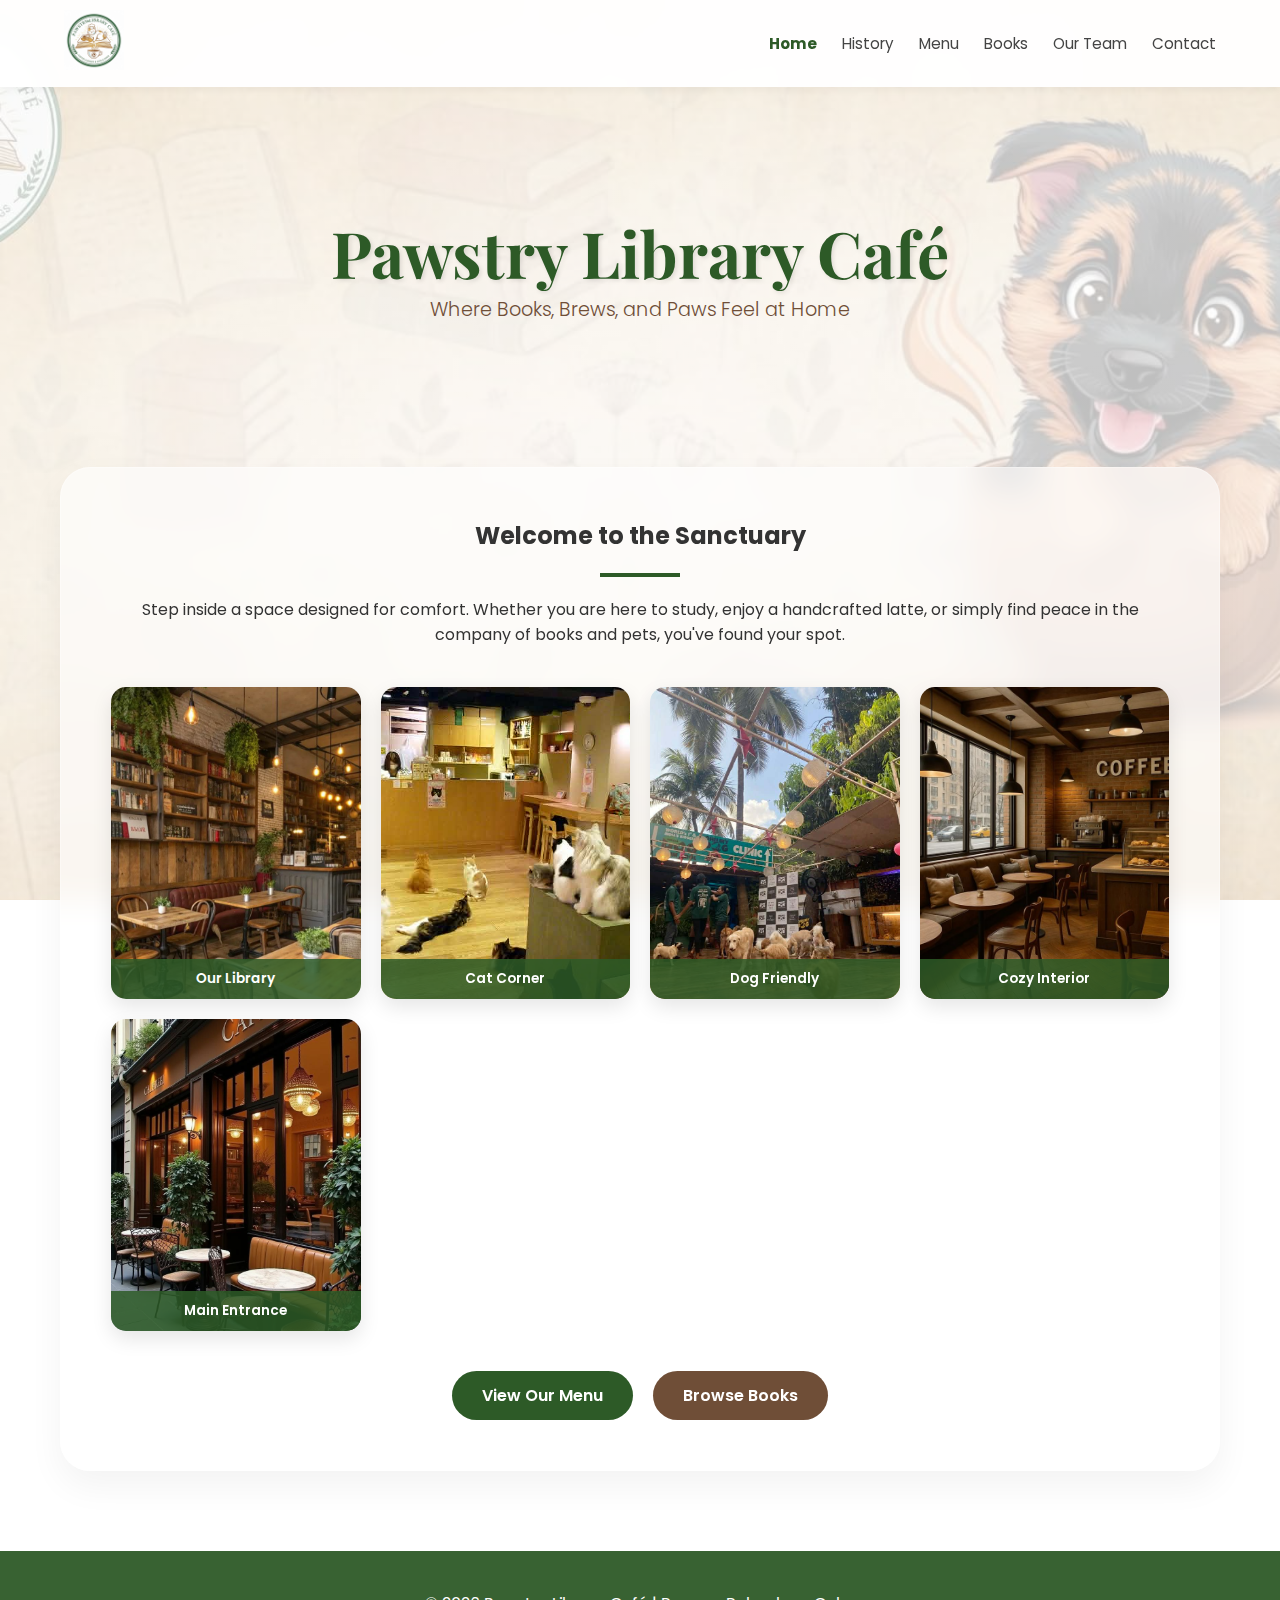
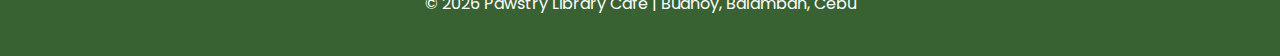
<file: index.html>
<!DOCTYPE html>
<html lang="en">
<head>
    <meta charset="UTF-8">
    <meta name="viewport" content="width=device-width, initial-scale=1.0">
    <title>Home | Pawstry Library Café</title>
    <link rel="stylesheet" href="style.css">
    <link href="https://fonts.googleapis.com/css2?family=Playfair+Display:wght@700&family=Poppins:wght@300;400;600&display=swap" rel="stylesheet">
</head>
<body>

    <nav>
        <div class="logo-area">
            <img src="images/cafe logo.jpg" alt="Pawstry Library Logo">
        </div>
        <ul>
            <li><a href="index.html" style="color: #2d5a27; font-weight: bold;">Home</a></li>
            <li><a href="history.html">History</a></li>
            <li><a href="menu.html">Menu</a></li>
            <li><a href="books.html">Books</a></li>
            <li><a href="team.html">Our Team</a></li>
            <li><a href="contact.html">Contact</a></li>
        </ul>
    </nav>

    <header class="page-header">
        <div class="header-content">
            <h1>Pawstry Library Café</h1>
            <p>Where Books, Brews, and Paws Feel at Home</p>
        </div>
    </header>

    <main class="container">
        <section class="welcome-section glass-panel">
            <h2>Welcome to the Sanctuary</h2>
            <hr class="divider">
            <p>Step inside a space designed for comfort. Whether you are here to study, enjoy a handcrafted latte, or simply find peace in the company of books and pets, you've found your spot.</p>
            
            <div class="home-gallery">
                <div class="img-card">
                    <img src="gallery/cafe library.png" alt="Cafe Library View">
                    <div class="card-label">Our Library</div>
                </div>
                <div class="img-card">
                    <img src="gallery/cats.png" alt="Cafe Cats">
                    <div class="card-label">Cat Corner</div>
                </div>
                <div class="img-card">
                    <img src="gallery/dogs.png" alt="Cafe Dogs">
                    <div class="card-label">Dog Friendly</div>
                </div>
                <div class="img-card">
                    <img src="gallery/inside cafe.png" alt="Inside the Cafe">
                    <div class="card-label">Cozy Interior</div>
                </div>
                <div class="img-card">
                    <img src="gallery/outside the cafe.png" alt="Outside the Cafe">
                    <div class="card-label">Main Entrance</div>
                </div>
            </div>
            
            <div class="cta-buttons">
                <a href="menu.html" class="btn">View Our Menu</a>
                <a href="books.html" class="btn secondary">Browse Books</a>
            </div>
        </section>
    </main>

    <footer>
        <p>&copy; 2026 Pawstry Library Café | Buanoy, Balamban, Cebu</p>
    </footer>

</body>
</html>
</file>
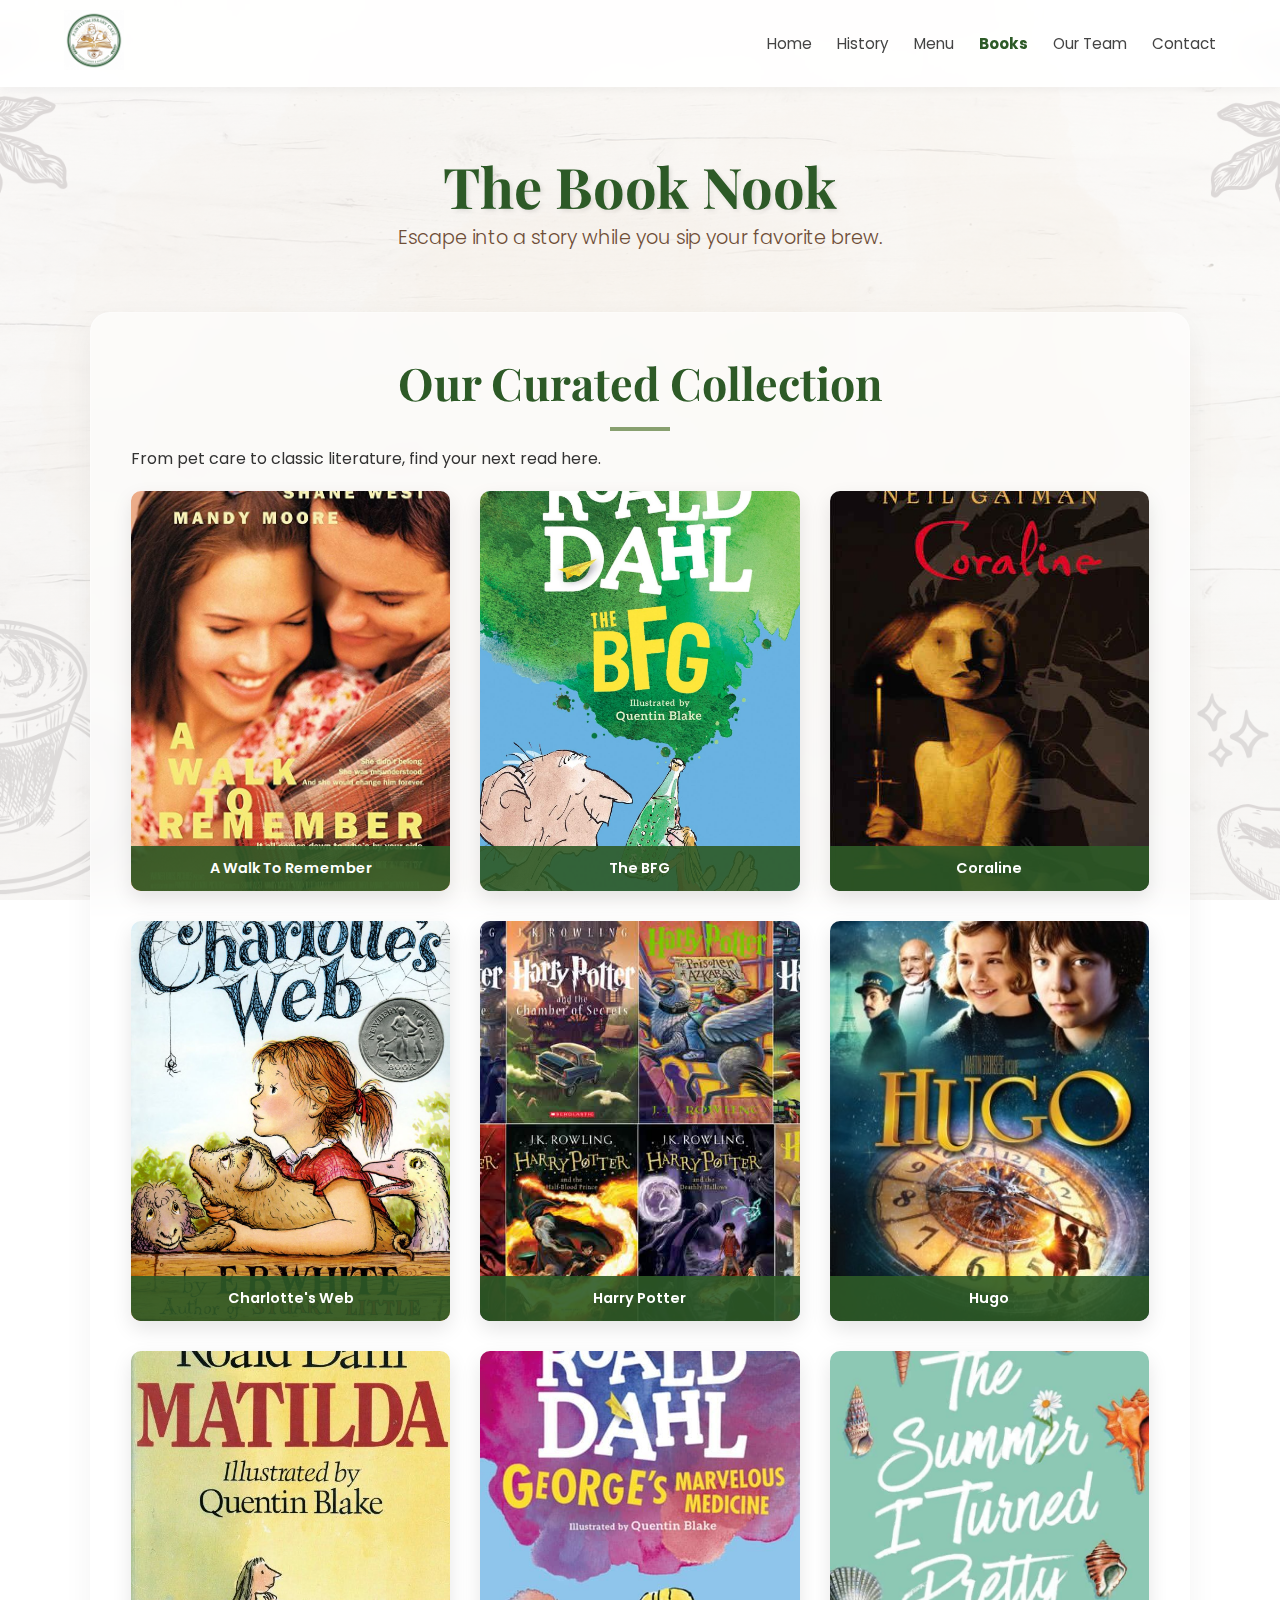
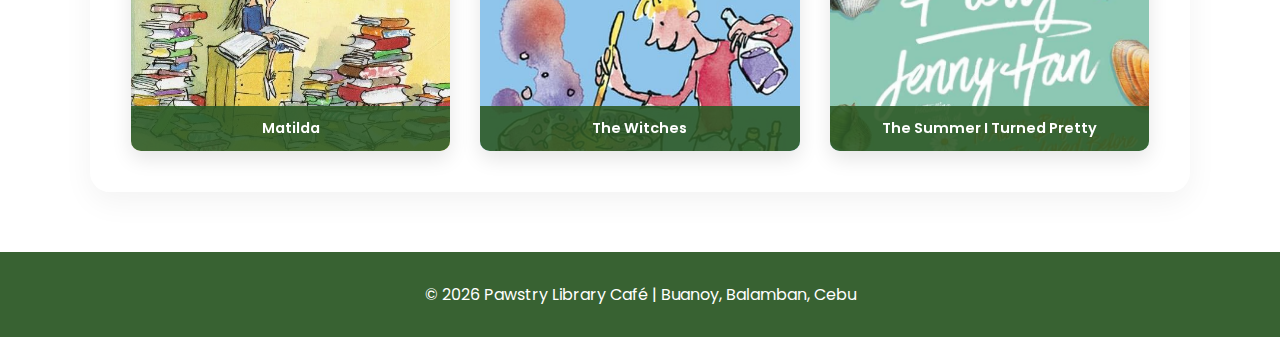
<file: books.html>
<!DOCTYPE html>
<html lang="en">
<head>
    <meta charset="UTF-8">
    <meta name="viewport" content="width=device-width, initial-scale=1.0">
    <title>Library Collection | Pawstry Library Café</title>
    <link rel="stylesheet" href="style.css">
    <link rel="stylesheet" href="books.css">
    <link href="https://fonts.googleapis.com/css2?family=Playfair+Display:wght@700&family=Poppins:wght@300;400;600&display=swap" rel="stylesheet">
</head>
<body>

    <nav>
        <div class="logo-area">
            <img src="images/cafe logo.jpg" alt="Pawstry Library Logo">
        </div>
        <ul>
            <li><a href="index.html">Home</a></li>
            <li><a href="history.html">History</a></li>
            <li><a href="menu.html">Menu</a></li>
            <li><a href="books.html" class="active-link">Books</a></li>
            <li><a href="team.html">Our Team</a></li>
            <li><a href="contact.html">Contact</a></li>
        </ul>
    </nav>

    <header class="page-header">
        <div class="header-content">
            <h1>The Book Nook</h1>
            <p>Escape into a story while you sip your favorite brew.</p>
        </div>
    </header>

    <main class="container">
        <div class="section-intro">
            <h2>Our Curated Collection</h2>
            <hr class="divider">
            <p>From pet care to classic literature, find your next read here.</p>
        </div>

        <div class="book-grid">
            <div class="book-card">
                <img src="books/A WALK TO REMEMBER.jpg" alt="A Walk To Remember">
                <div class="card-title">A Walk To Remember</div>
            </div>
            <div class="book-card">
                <img src="books/bfg.jpg" alt="The BFG">
                <div class="card-title">The BFG</div>
            </div>
            <div class="book-card">
                <img src="books/CAROLINE.jpg" alt="Coraline">
                <div class="card-title">Coraline</div>
            </div>
            <div class="book-card">
                <img src="books/CHARLOTTES WEB.jpg" alt="Charlotte's Web">
                <div class="card-title">Charlotte's Web</div>
            </div>
            <div class="book-card">
                <img src="books/HARRY POTTER.jpg" alt="Harry Potter">
                <div class="card-title">Harry Potter</div>
            </div>
            <div class="book-card">
                <img src="books/HUGO.jpg" alt="Hugo">
                <div class="card-title">Hugo</div>
            </div>
            <div class="book-card">
                <img src="books/MATILDA.jpg" alt="Matilda">
                <div class="card-title">Matilda</div>
            </div>
            <div class="book-card">
                <img src="books/ROALD DAHL.jpg" alt="The Witches">
                <div class="card-title">The Witches</div>
            </div>
            <div class="book-card">
                <img src="books/SUMMER I TURNED PRETTY.jpg" alt="The Summer I Turned Pretty">
                <div class="card-title">The Summer I Turned Pretty</div>
            </div>
        </div>
    </main>

    <footer>
        <p>&copy; 2026 Pawstry Library Café | Buanoy, Balamban, Cebu</p>
    </footer>

</body>
</html>
</file>
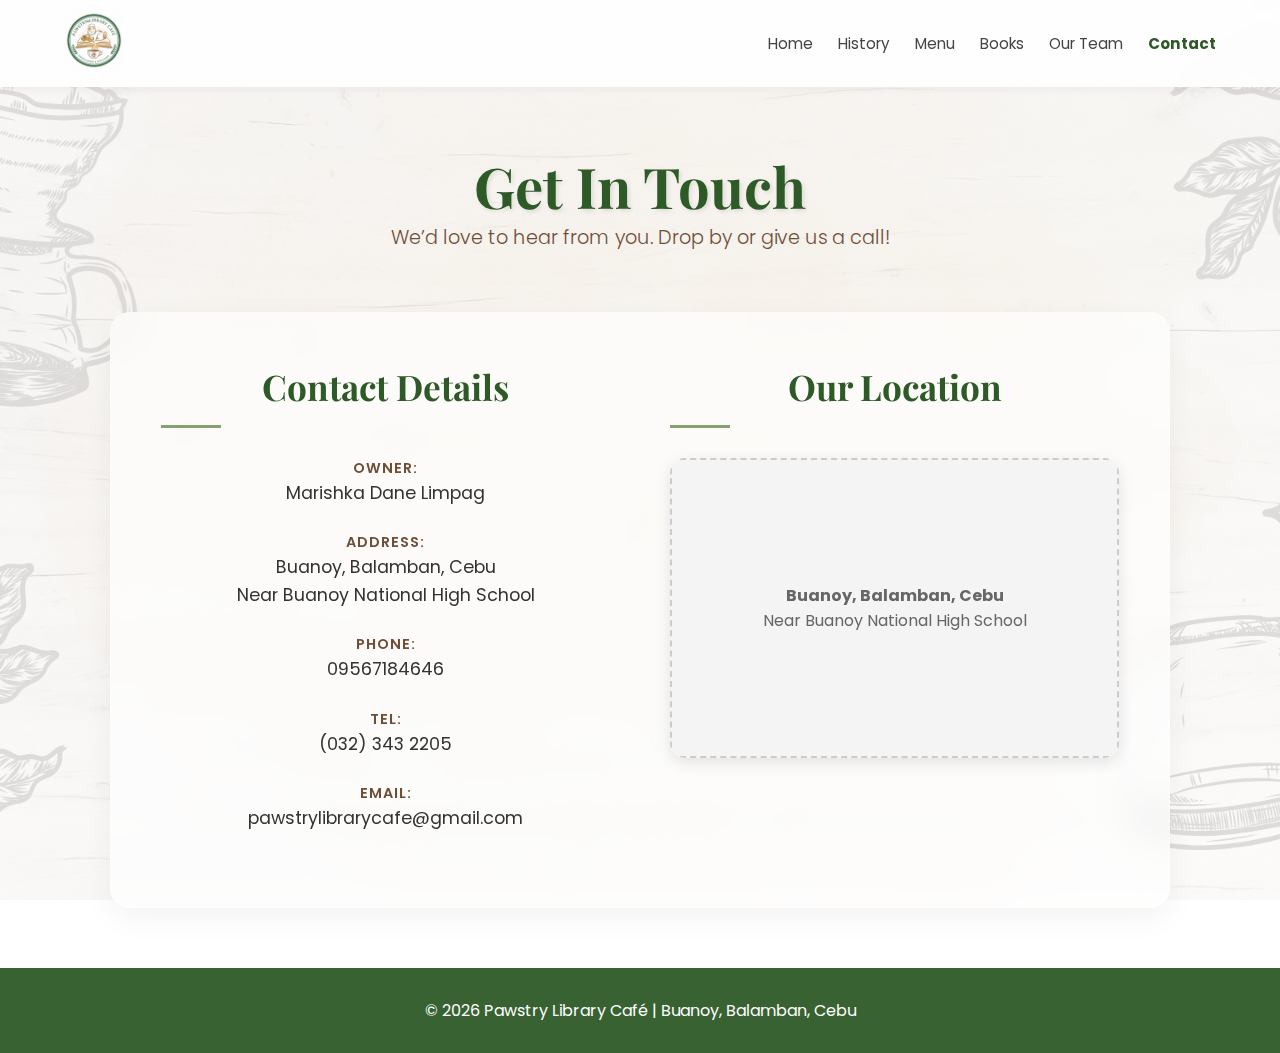
<file: contact.html>
<!DOCTYPE html>
<html lang="en">
<head>
    <meta charset="UTF-8">
    <meta name="viewport" content="width=device-width, initial-scale=1.0">
    <title>Contact Us | Pawstry Library Café</title>
    <link rel="stylesheet" href="style.css">
    <link rel="stylesheet" href="contact.css">
    <link href="https://fonts.googleapis.com/css2?family=Playfair+Display:wght@700&family=Poppins:wght@300;400;600&display=swap" rel="stylesheet">
</head>
<body>

    <nav>
        <div class="logo-area">
            <img src="images/cafe logo.jpg" alt="Pawstry Library Logo">
        </div>
        <ul>
            <li><a href="index.html">Home</a></li>
            <li><a href="history.html">History</a></li>
            <li><a href="menu.html">Menu</a></li>
            <li><a href="books.html">Books</a></li>
            <li><a href="team.html">Our Team</a></li>
            <li><a href="contact.html" style="color: #2d5a27; font-weight: bold;">Contact</a></li>
        </ul>
    </nav>

    <header class="page-header">
        <div class="header-content">
            <h1>Get In Touch</h1>
            <p>We’d love to hear from you. Drop by or give us a call!</p>
        </div>
    </header>

    <main class="container">
        <div class="contact-wrapper glass-panel">
            
            <div class="contact-info">
                <h2>Contact Details</h2>
                <hr class="divider">
                
                <div class="info-item">
                    <span class="label">Owner:</span>
                    <p>Marishka Dane Limpag</p>
                </div>

                <div class="info-item">
                    <span class="label">Address:</span>
                    <p>Buanoy, Balamban, Cebu<br>Near Buanoy National High School</p>
                </div>

                <div class="info-item">
                    <span class="label">Phone:</span>
                    <p>09567184646</p>
                </div>

                <div class="info-item">
                    <span class="label">Tel:</span>
                    <p>(032) 343 2205</p>
                </div>

                <div class="info-item">
                    <span class="label">Email:</span>
                    <p>pawstrylibrarycafe@gmail.com</p>
                </div>
            </div>

            <div class="contact-map">
                <h2>Our Location</h2>
                <hr class="divider">
                <div class="map-box">
                    <div class="map-placeholder">
                        <p><strong>Buanoy, Balamban, Cebu</strong></p>
                        <p>Near Buanoy National High School</p>
                    </div>
                </div>
            </div>

        </div>
    </main>

    <footer>
        <p>&copy; 2026 Pawstry Library Café | Buanoy, Balamban, Cebu</p>
    </footer>

</body>
</html>
</file>
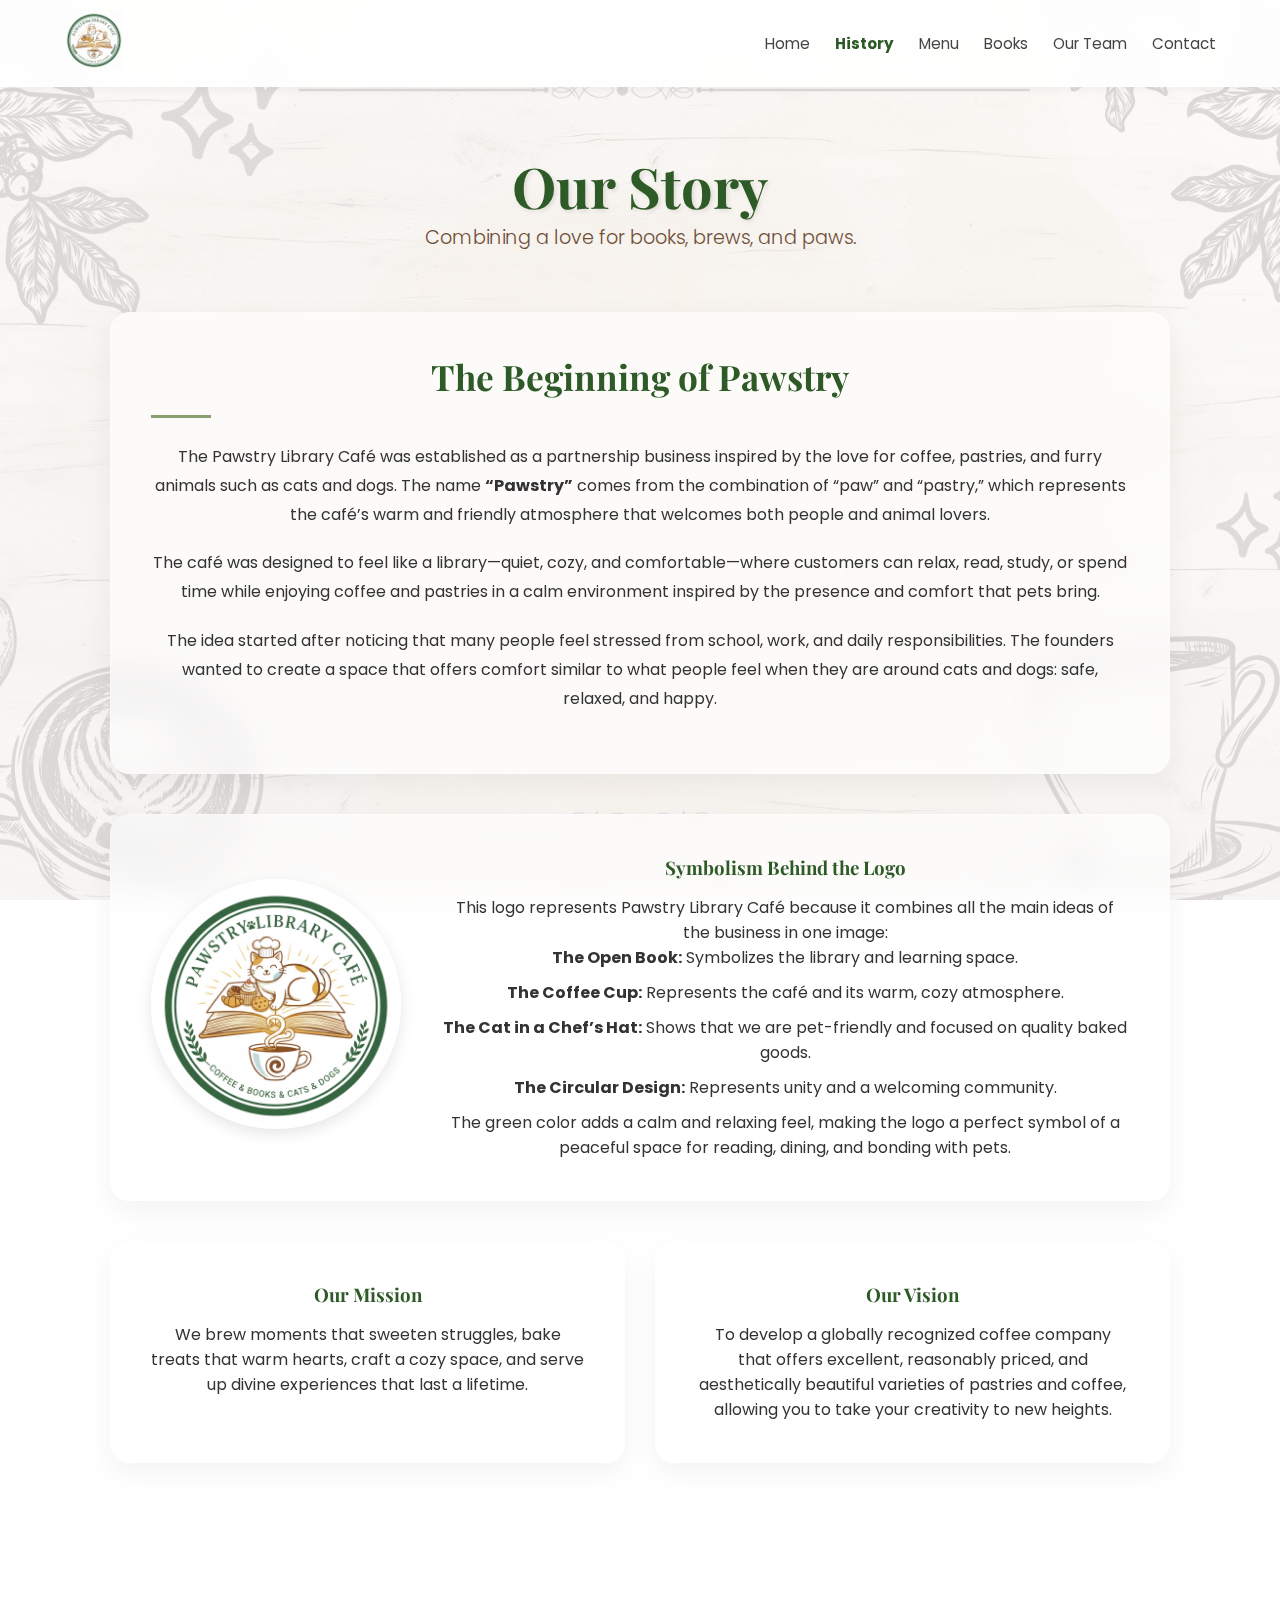
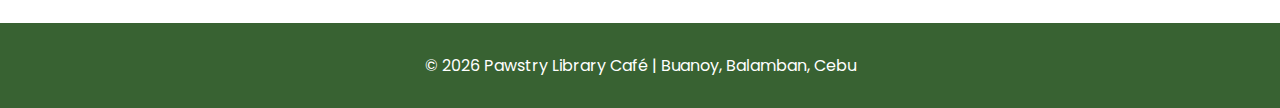
<file: history.html>
<!DOCTYPE html>
<html lang="en">
<head>
    <meta charset="UTF-8">
    <meta name="viewport" content="width=device-width, initial-scale=1.0">
    <title>Our Story | Pawstry Library Café</title>
    <link rel="stylesheet" href="style.css">
    <link rel="stylesheet" href="history.css">
    <link href="https://fonts.googleapis.com/css2?family=Playfair+Display:wght@700&family=Poppins:wght@300;400;600&display=swap" rel="stylesheet">
</head>
<body>

    <nav>
        <div class="logo-area">
            <img src="images/cafe logo.jpg" alt="Pawstry Library Logo">
        </div>
        <ul>
            <li><a href="index.html">Home</a></li>
            <li><a href="history.html" style="color: #2d5a27; font-weight: bold;">History</a></li>
            <li><a href="menu.html">Menu</a></li>
            <li><a href="books.html">Books</a></li>
            <li><a href="team.html">Our Team</a></li>
            <li><a href="contact.html">Contact</a></li>
        </ul>
    </nav>

    <header class="page-header">
        <div class="header-content">
            <h1>Our Story</h1>
            <p>Combining a love for books, brews, and paws.</p>
        </div>
    </header>

    <main class="container">
        <section class="history-content glass-panel">
            <div class="text-block">
                <h2>The Beginning of Pawstry</h2>
                <hr class="divider">
                <p>The Pawstry Library Café was established as a partnership business inspired by the love for coffee, pastries, and furry animals such as cats and dogs. The name <strong>“Pawstry”</strong> comes from the combination of “paw” and “pastry,” which represents the café’s warm and friendly atmosphere that welcomes both people and animal lovers.</p>
                <p>The café was designed to feel like a library—quiet, cozy, and comfortable—where customers can relax, read, study, or spend time while enjoying coffee and pastries in a calm environment inspired by the presence and comfort that pets bring.</p>
                <p>The idea started after noticing that many people feel stressed from school, work, and daily responsibilities. The founders wanted to create a space that offers comfort similar to what people feel when they are around cats and dogs: safe, relaxed, and happy.</p>
            </div>
        </section>

        <section class="logo-explanation glass-panel">
            <div class="logo-flex">
                <div class="logo-display">
                    <img src="images/cafe logo.jpg" alt="Pawstry Logo Explained">
                </div>
                <div class="logo-text">
                    <h3>Symbolism Behind the Logo</h3>
                    <p>This logo represents Pawstry Library Café because it combines all the main ideas of the business in one image:</p>
                    <ul>
                        <li><strong>The Open Book:</strong> Symbolizes the library and learning space.</li>
                        <li><strong>The Coffee Cup:</strong> Represents the café and its warm, cozy atmosphere.</li>
                        <li><strong>The Cat in a Chef’s Hat:</strong> Shows that we are pet-friendly and focused on quality baked goods.</li>
                        <li><strong>The Circular Design:</strong> Represents unity and a welcoming community.</li>
                    </ul>
                    <p>The green color adds a calm and relaxing feel, making the logo a perfect symbol of a peaceful space for reading, dining, and bonding with pets.</p>
                </div>
            </div>
        </section>

        <section class="purpose-grid">
            <div class="purpose-card glass-panel">
                <h3>Our Mission</h3>
                <p>We brew moments that sweeten struggles, bake treats that warm hearts, craft a cozy space, and serve up divine experiences that last a lifetime.</p>
            </div>
            <div class="purpose-card glass-panel">
                <h3>Our Vision</h3>
                <p>To develop a globally recognized coffee company that offers excellent, reasonably priced, and aesthetically beautiful varieties of pastries and coffee, allowing you to take your creativity to new heights.</p>
            </div>
        </section>
    </main>

    <footer>
        <p>&copy; 2026 Pawstry Library Café | Buanoy, Balamban, Cebu</p>
    </footer>

</body>
</html>
</file>
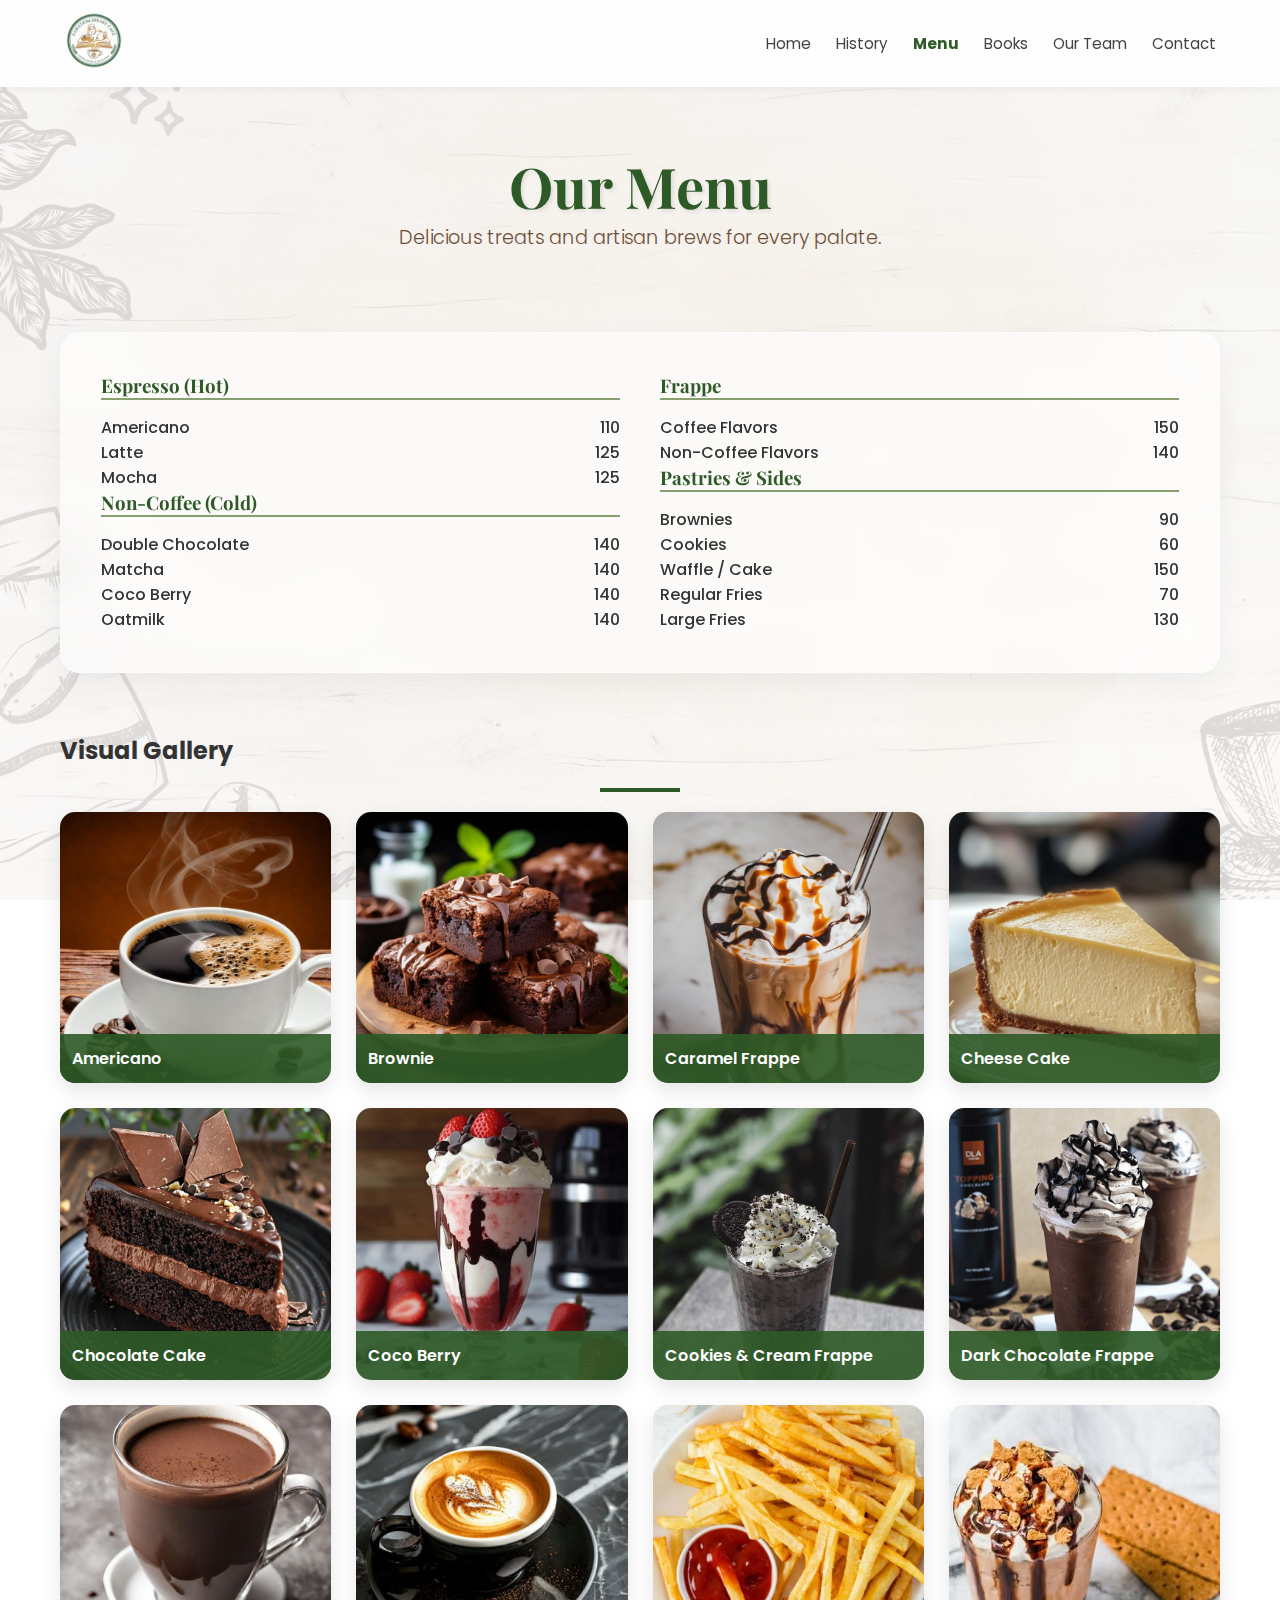
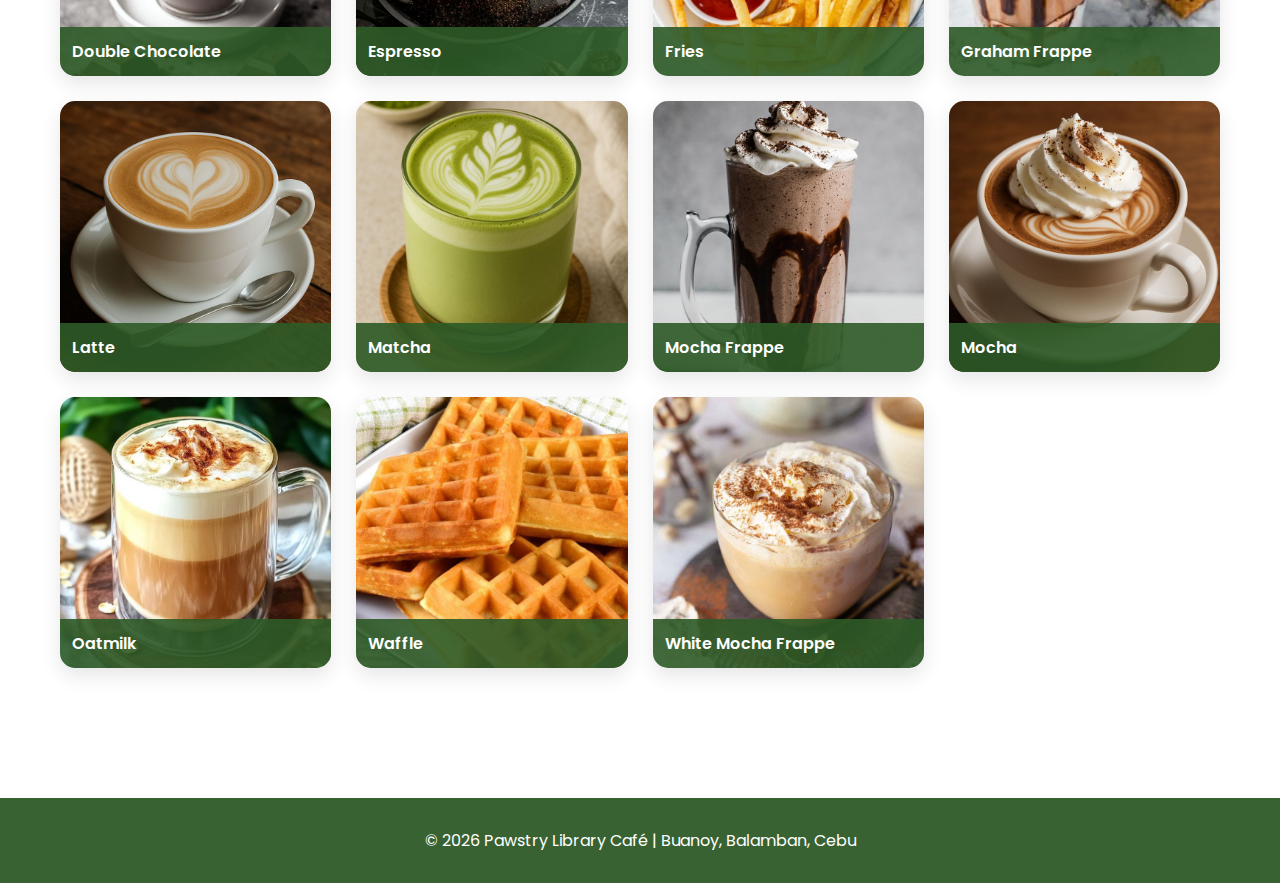
<file: menu.html>
<!DOCTYPE html>
<html lang="en">
<head>
    <meta charset="UTF-8">
    <meta name="viewport" content="width=device-width, initial-scale=1.0">
    <title>Menu | Pawstry Library Café</title>
    <link rel="stylesheet" href="style.css">
    <link rel="stylesheet" href="menu.css">
    <link href="https://fonts.googleapis.com/css2?family=Playfair+Display:wght@700&family=Poppins:wght@300;400;600&display=swap" rel="stylesheet">
</head>
<body>

    <nav>
        <div class="logo-area">
            <img src="images/cafe logo.jpg" alt="Pawstry Library Logo">
        </div>
        <ul>
            <li><a href="index.html">Home</a></li>
            <li><a href="history.html">History</a></li>
            <li><a href="menu.html" style="color: #2d5a27; font-weight: bold;">Menu</a></li>
            <li><a href="books.html">Books</a></li>
            <li><a href="team.html">Our Team</a></li>
            <li><a href="contact.html">Contact</a></li>
        </ul>
    </nav>

    <header class="page-header">
        <div class="header-content">
            <h1>Our Menu</h1>
            <p>Delicious treats and artisan brews for every palate.</p>
        </div>
    </header>

    <main class="container">
        <section class="price-list">
            <div class="menu-column">
                <h3>Espresso (Hot)</h3>
                <p>Americano <span>110</span></p>
                <p>Latte <span>125</span></p>
                <p>Mocha <span>125</span></p>

                <h3>Non-Coffee (Cold)</h3>
                <p>Double Chocolate <span>140</span></p>
                <p>Matcha <span>140</span></p>
                <p>Coco Berry <span>140</span></p>
                <p>Oatmilk <span>140</span></p>
            </div>
            <div class="menu-column">
                <h3>Frappe</h3>
                <p>Coffee Flavors <span>150</span></p>
                <p>Non-Coffee Flavors <span>140</span></p>

                <h3>Pastries & Sides</h3>
                <p>Brownies <span>90</span></p>
                <p>Cookies <span>60</span></p>
                <p>Waffle / Cake <span>150</span></p>
                <p>Regular Fries <span>70</span></p>
                <p>Large Fries <span>130</span></p>
            </div>
        </section>

        <div class="section-intro">
            <h2>Visual Gallery</h2>
            <hr class="divider">
        </div>

        <div class="menu-grid">
            <div class="menu-card">
                <img src="images/menu/AMERICANO.png" alt="Americano">
                <div class="card-title">Americano</div>
            </div>
            <div class="menu-card">
                <img src="images/menu/BROWNIE.png" alt="Brownie">
                <div class="card-title">Brownie</div>
            </div>
            <div class="menu-card">
                <img src="images/menu/CARAMEL FRAPPE.png" alt="Caramel Frappe">
                <div class="card-title">Caramel Frappe</div>
            </div>
            <div class="menu-card">
                <img src="images/menu/CHEESE CAKE.png" alt="Cheese Cake">
                <div class="card-title">Cheese Cake</div>
            </div>
            <div class="menu-card">
                <img src="images/menu/CHOCOLATE CAKE.png" alt="Chocolate Cake">
                <div class="card-title">Chocolate Cake</div>
            </div>
            <div class="menu-card">
                <img src="images/menu/COCO BERRY.png" alt="Coco Berry">
                <div class="card-title">Coco Berry</div>
            </div>
            <div class="menu-card">
                <img src="images/menu/COOKIES AND CREAM FRAPPE.png" alt="Cookies & Cream Frappe">
                <div class="card-title">Cookies & Cream Frappe</div>
            </div>
            <div class="menu-card">
                <img src="images/menu/DARK CHOCOLATE FRAPPE.png" alt="Dark Chocolate Frappe">
                <div class="card-title">Dark Chocolate Frappe</div>
            </div>
            <div class="menu-card">
                <img src="images/menu/DOUBLE CHOCOLATE.png" alt="Double Chocolate">
                <div class="card-title">Double Chocolate</div>
            </div>
            <div class="menu-card">
                <img src="images/menu/ESPRESSO.png" alt="Espresso">
                <div class="card-title">Espresso</div>
            </div>
            <div class="menu-card">
                <img src="images/menu/FRIES.png" alt="Fries">
                <div class="card-title">Fries</div>
            </div>
            <div class="menu-card">
                <img src="images/menu/GRAHAM FRAPPE.png" alt="Graham Frappe">
                <div class="card-title">Graham Frappe</div>
            </div>
            <div class="menu-card">
                <img src="images/menu/LATTE.png" alt="Latte">
                <div class="card-title">Latte</div>
            </div>
            <div class="menu-card">
                <img src="images/menu/MATCHA.png" alt="Matcha">
                <div class="card-title">Matcha</div>
            </div>
            <div class="menu-card">
                <img src="images/menu/MOCHA FRAPPE.png" alt="Mocha Frappe">
                <div class="card-title">Mocha Frappe</div>
            </div>
            <div class="menu-card">
                <img src="images/menu/MOCHA.png" alt="Mocha">
                <div class="card-title">Mocha</div>
            </div>
            <div class="menu-card">
                <img src="images/menu/OATMILK.png" alt="Oatmilk">
                <div class="card-title">Oatmilk</div>
            </div>
            <div class="menu-card">
                <img src="images/menu/WAFFLE.png" alt="Waffle">
                <div class="card-title">Waffle</div>
            </div>
            <div class="menu-card">
                <img src="images/menu/WHITE MOCHA FRAPPE.png" alt="White Mocha Frappe">
                <div class="card-title">White Mocha Frappe</div>
            </div>
        </div>
    </main>

    <footer>
        <p>&copy; 2026 Pawstry Library Café | Buanoy, Balamban, Cebu</p>
    </footer>

</body>
</html>
</file>
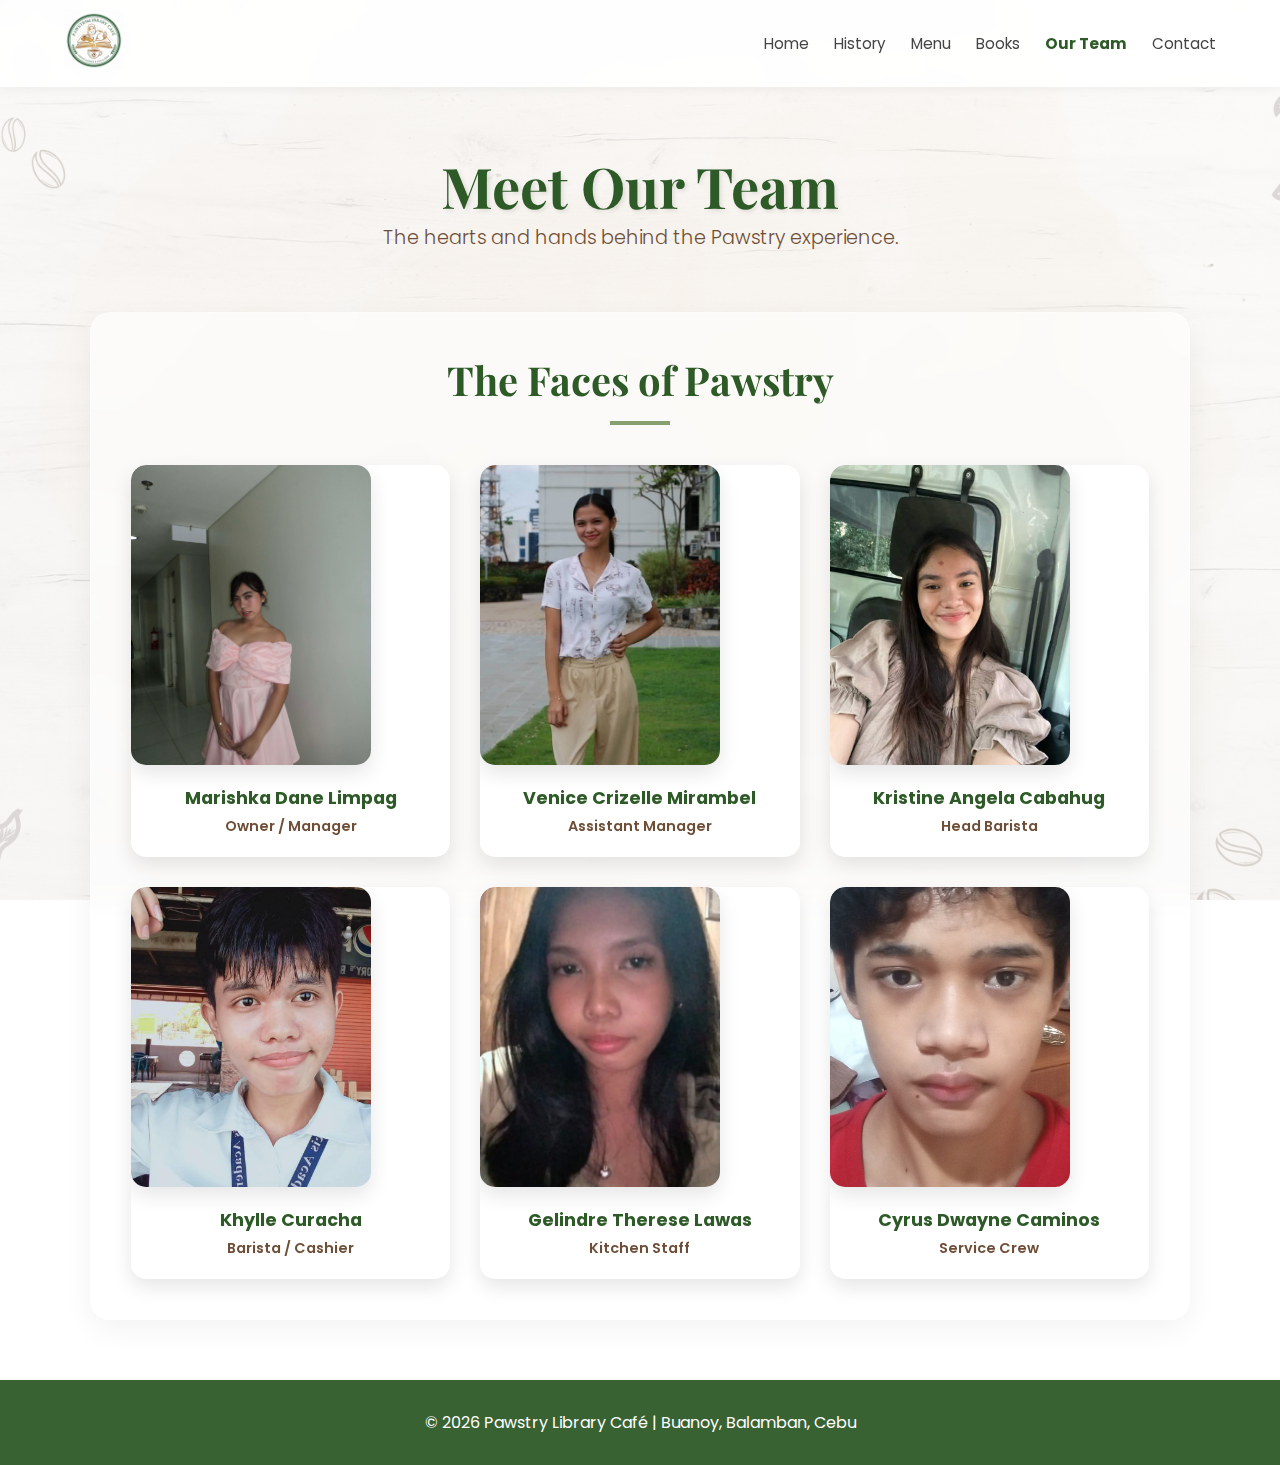
<file: team.html>
<!DOCTYPE html>
<html lang="en">
<head>
    <meta charset="UTF-8">
    <meta name="viewport" content="width=device-width, initial-scale=1.0">
    <title>Our Team | Pawstry Library Café</title>
    <link rel="stylesheet" href="style.css">
    <link rel="stylesheet" href="team.css">
    <link href="https://fonts.googleapis.com/css2?family=Playfair+Display:wght@700&family=Poppins:wght@300;400;600&display=swap" rel="stylesheet">
</head>
<body>

    <nav>
        <div class="logo-area">
            <img src="images/cafe logo.jpg" alt="Pawstry Library Logo">
        </div>
        <ul>
            <li><a href="index.html">Home</a></li>
            <li><a href="history.html">History</a></li>
            <li><a href="menu.html">Menu</a></li>
            <li><a href="books.html">Books</a></li>
            <li><a href="team.html" style="color: #2d5a27; font-weight: bold;">Our Team</a></li>
            <li><a href="contact.html">Contact</a></li>
        </ul>
    </nav>

    <header class="page-header">
        <div class="header-content">
            <h1>Meet Our Team</h1>
            <p>The hearts and hands behind the Pawstry experience.</p>
        </div>
    </header>

    <main class="container">
        <div class="section-intro">
            <h2>The Faces of Pawstry</h2>
            <hr class="divider">
        </div>

        <div class="grid-6">
            <div class="team-card">
                <div class="img-card">
                    <img src="our-team/MARISHKA DANE LIMPAG.png" alt="Marishka Dane Limpag">
                </div>
                <div class="team-info">
                    <h3>Marishka Dane Limpag</h3>
                    <p class="role">Owner / Manager</p>
                </div>
            </div>

            <div class="team-card">
                <div class="img-card">
                    <img src="our-team/Venice Mirambel.png" alt="Venice Crizelle Mirambel">
                </div>
                <div class="team-info">
                    <h3>Venice Crizelle Mirambel</h3>
                    <p class="role">Assistant Manager</p>
                </div>
            </div>

            <div class="team-card">
                <div class="img-card">
                    <img src="our-team/KRISTINE ANGELA CABAHUG.png" alt="Kristine Angela Cabahug">
                </div>
                <div class="team-info">
                    <h3>Kristine Angela Cabahug</h3>
                    <p class="role">Head Barista</p>
                </div>
            </div>

            <div class="team-card">
                <div class="img-card">
                    <img src="our-team/KHYLLE CURACHA.png" alt="Khylle Curacha">
                </div>
                <div class="team-info">
                    <h3>Khylle Curacha</h3>
                    <p class="role">Barista / Cashier</p>
                </div>
            </div>

            <div class="team-card">
                <div class="img-card">
                    <img src="our-team/GELINDRE THERESE LAWAS.png" alt="Gelindre Therese Lawas">
                </div>
                <div class="team-info">
                    <h3>Gelindre Therese Lawas</h3>
                    <p class="role">Kitchen Staff</p>
                </div>
            </div>

            <div class="team-card">
                <div class="img-card">
                    <img src="our-team/CYRUS DWAYNE CAMINOS.png" alt="Cyrus Dwayne Caminos">
                </div>
                <div class="team-info">
                    <h3>Cyrus Dwayne Caminos</h3>
                    <p class="role">Service Crew</p>
                </div>
            </div>
        </div>
    </main>

    <footer>
        <p>&copy; 2026 Pawstry Library Café | Buanoy, Balamban, Cebu</p>
    </footer>

</body>
</html>
</file>
<file: style.css>
/* --- GLOBAL STYLES & BACKGROUND --- */
* {
    margin: 0;
    padding: 0;
    box-sizing: border-box;
}

body {
    /* Main Home Background */
    background-image: linear-gradient(rgba(255, 255, 255, 0.75), rgba(255, 255, 255, 0.75)), 
                      url('images/home\ background.png');
    background-attachment: fixed;
    background-size: cover;
    background-position: center;
    font-family: 'Poppins', sans-serif;
    color: #333;
}

/* --- NAVIGATION --- */
nav {
    background: rgba(255, 255, 255, 0.95);
    backdrop-filter: blur(10px);
    display: flex;
    justify-content: space-between;
    align-items: center;
    padding: 10px 5%;
    position: sticky;
    top: 0;
    z-index: 1000;
    box-shadow: 0 2px 10px rgba(0,0,0,0.05);
}

.logo-area img {
    height: 60px;
    width: auto;
}

nav ul {
    display: flex;
    list-style: none;
    gap: 25px;
}

nav ul li a {
    text-decoration: none;
    color: #444;
    font-size: 0.95rem;
    transition: 0.3s;
}

nav ul li a:hover {
    color: #2d5a27;
}

/* --- HERO HEADER --- */
.page-header {
    height: 40vh;
    display: flex;
    align-items: center;
    justify-content: center;
    text-align: center;
}

.header-content h1 {
    font-family: 'Playfair Display', serif;
    font-size: 4rem;
    color: #2d5a27;
    text-shadow: 2px 2px 4px rgba(0,0,0,0.1);
}

.header-content p {
    font-size: 1.2rem;
    color: #6F4E37;
    font-weight: 300;
}

/* --- MAIN CONTENT & GLASS PANEL --- */
.container {
    max-width: 1200px;
    margin: 0 auto;
    padding: 20px;
}

.glass-panel {
    background: rgba(255, 255, 255, 0.6);
    backdrop-filter: blur(15px);
    padding: 50px;
    border-radius: 30px;
    text-align: center;
    border: 1px solid rgba(255, 255, 255, 0.3);
    box-shadow: 0 15px 35px rgba(0,0,0,0.05);
}

.divider {
    width: 80px;
    height: 4px;
    background: #2d5a27;
    border: none;
    margin: 20px auto;
}

/* --- HOME GALLERY GRID --- */
.home-gallery {
    display: grid;
    grid-template-columns: repeat(auto-fit, minmax(200px, 1fr));
    gap: 20px;
    margin: 40px 0;
}

.img-card {
    position: relative;
    border-radius: 15px;
    overflow: hidden;
    aspect-ratio: 4/5;
    box-shadow: 0 8px 20px rgba(0,0,0,0.1);
}

.img-card img {
    width: 100%;
    height: 100%;
    object-fit: cover;
    transition: transform 0.5s ease;
}

.card-label {
    position: absolute;
    bottom: 0;
    left: 0;
    right: 0;
    background: rgba(45, 90, 39, 0.85);
    color: white;
    padding: 10px;
    font-size: 0.85rem;
    font-weight: 600;
}

.img-card:hover img {
    transform: scale(1.1);
}

/* --- CALL TO ACTION BUTTONS --- */
.cta-buttons {
    display: flex;
    justify-content: center;
    gap: 20px;
    margin-top: 20px;
}

.btn {
    padding: 12px 30px;
    background: #2d5a27;
    color: white;
    text-decoration: none;
    border-radius: 50px;
    font-weight: 600;
    transition: 0.3s;
}

.btn.secondary {
    background: #6F4E37;
}

.btn:hover {
    transform: translateY(-3px);
    box-shadow: 0 5px 15px rgba(0,0,0,0.2);
}

/* --- FOOTER --- */
footer {
    background: rgba(45, 90, 39, 0.95);
    color: white;
    text-align: center;
    padding: 40px 0;
    margin-top: 60px;
}

/* --- RESPONSIVE --- */
@media (max-width: 768px) {
    .header-content h1 { font-size: 2.8rem; }
    .glass-panel { padding: 30px; }
}
</file>
<file: books.css>
/* --- GLOBAL LOGO FIX --- */
.logo-area img {
    height: 60px;
    width: auto;
    object-fit: contain;
}

/* --- FULL PAGE BACKGROUND --- */
body {
    /* Covers the whole page from top to bottom */
    background-image: linear-gradient(rgba(255, 255, 255, 0.8), rgba(255, 255, 255, 0.8)), 
                      url('images/books backgound.png');
    background-attachment: fixed;
    background-size: cover;
    background-position: center;
    margin: 0;
    font-family: 'Poppins', sans-serif;
}

/* --- NAVIGATION --- */
nav {
    background: rgba(255, 255, 255, 0.9);
    backdrop-filter: blur(10px);
    position: sticky;
    top: 0;
    z-index: 1000;
}

.active-link {
    color: #2d5a27 !important;
    font-weight: 700;
}

/* --- HEADER --- */
.page-header {
    background: transparent !important;
    height: 25vh;
    display: flex;
    align-items: center;
    justify-content: center;
}

.header-content h1 {
    font-family: 'Playfair Display', serif;
    font-size: 3.5rem;
    color: #2d5a27;
}

/* --- GLASS CONTAINER --- */
.container {
    max-width: 1100px;
    margin: 0 auto 50px;
    background: rgba(255, 255, 255, 0.6);
    backdrop-filter: blur(15px);
    padding: 40px;
    border-radius: 20px;
    box-shadow: 0 10px 30px rgba(0,0,0,0.05);
    border: 1px solid rgba(255, 255, 255, 0.3);
}

.section-intro h2 {
    font-family: 'Playfair Display', serif;
    font-size: 2.8rem;
    color: #2d5a27;
    text-align: center;
}

.divider {
    width: 60px;
    height: 4px;
    background: #88a070;
    border: none;
    margin: 15px auto;
}

/* --- BOOK GRID & CARDS --- */
.book-grid {
    display: grid;
    grid-template-columns: repeat(3, 1fr);
    gap: 30px;
    padding-top: 20px;
}

.book-card {
    position: relative;
    height: 400px;
    background: #fff;
    border-radius: 10px;
    overflow: hidden;
    box-shadow: 0 8px 20px rgba(0,0,0,0.1);
    transition: all 0.4s ease;
}

.book-card img {
    width: 100%;
    height: 100%;
    object-fit: cover;
    transition: transform 0.5s ease;
}

/* Title Overlay (Matches Menu Style) */
.card-title {
    position: absolute;
    bottom: 0;
    left: 0;
    right: 0;
    background: rgba(45, 90, 39, 0.9);
    color: white;
    padding: 12px;
    text-align: center;
    font-weight: 600;
    font-size: 0.9rem;
}

.book-card:hover {
    transform: translateY(-10px);
}

.book-card:hover img {
    transform: scale(1.05);
}

/* --- FOOTER --- */
footer {
    background: rgba(45, 90, 39, 0.95);
    color: white;
    text-align: center;
    padding: 30px;
}

/* --- RESPONSIVE --- */
@media (max-width: 992px) {
    .book-grid { grid-template-columns: repeat(2, 1fr); }
}

@media (max-width: 600px) {
    .book-grid { grid-template-columns: 1fr; }
    .header-content h1 { font-size: 2.5rem; }
}
</file>
<file: contact.css>
/* --- GLOBAL LOGO FIX --- */
.logo-area img {
    height: 60px;
    width: auto;
    object-fit: contain;
}

/* --- FULL PAGE BACKGROUND --- */
body {
    background-image: linear-gradient(rgba(255, 255, 255, 0.8), rgba(255, 255, 255, 0.8)), 
                      url('images/contact us background.png');
    background-attachment: fixed;
    background-size: cover;
    background-position: center;
    margin: 0;
    font-family: 'Poppins', sans-serif;
}

/* --- NAVIGATION --- */
nav {
    background: rgba(255, 255, 255, 0.9);
    backdrop-filter: blur(10px);
    position: sticky;
    top: 0;
    z-index: 1000;
}

/* --- HEADER --- */
.page-header {
    background: transparent !important;
    height: 25vh;
    display: flex;
    align-items: center;
    justify-content: center;
    text-align: center;
}

.header-content h1 {
    font-family: 'Playfair Display', serif;
    font-size: 3.5rem;
    color: #2d5a27;
}

/* --- CONTACT WRAPPER & GLASS EFFECT --- */
.container {
    max-width: 1100px;
    margin: 0 auto;
    padding: 0 20px;
}

.glass-panel {
    background: rgba(255, 255, 255, 0.65);
    backdrop-filter: blur(15px);
    border-radius: 20px;
    padding: 50px;
    box-shadow: 0 10px 30px rgba(0,0,0,0.05);
    border: 1px solid rgba(255, 255, 255, 0.3);
    margin-bottom: 60px;
}

.contact-wrapper {
    display: grid;
    grid-template-columns: 1fr 1fr;
    gap: 60px;
}

.contact-info h2, .contact-map h2 {
    font-family: 'Playfair Display', serif;
    color: #2d5a27;
    font-size: 2.2rem;
}

.divider {
    width: 60px;
    height: 3px;
    background: #88a070;
    border: none;
    margin: 15px 0 30px;
}

/* --- INFO ITEMS --- */
.info-item {
    margin-bottom: 25px;
}

.label {
    display: block;
    font-weight: 600;
    color: #6F4E37;
    font-size: 0.9rem;
    text-transform: uppercase;
    letter-spacing: 1px;
}

.info-item p {
    font-size: 1.1rem;
    color: #333;
    line-height: 1.6;
}

/* --- MAP BOX --- */
.map-box {
    background: white;
    height: 300px;
    border-radius: 15px;
    overflow: hidden;
    box-shadow: 0 5px 15px rgba(0,0,0,0.1);
}

.map-placeholder {
    height: 100%;
    display: flex;
    flex-direction: column;
    align-items: center;
    justify-content: center;
    background-color: #f4f4f4;
    color: #666;
    text-align: center;
    padding: 20px;
    border: 2px dashed #ccc;
}

/* --- FOOTER --- */
footer {
    background: rgba(45, 90, 39, 0.95);
    color: white;
    text-align: center;
    padding: 30px;
}

/* --- RESPONSIVE --- */
@media (max-width: 850px) {
    .contact-wrapper { grid-template-columns: 1fr; }
    .header-content h1 { font-size: 2.5rem; }
}
</file>
<file: history.css>
/* --- GLOBAL LOGO FIX --- */
.logo-area img {
    height: 60px;
    width: auto;
    object-fit: contain;
}

/* --- FULL PAGE BACKGROUND --- */
body {
    background-image: linear-gradient(rgba(255, 255, 255, 0.8), rgba(255, 255, 255, 0.8)), 
                      url('images/history\ background.png');
    background-attachment: fixed;
    background-size: cover;
    background-position: center;
    margin: 0;
    font-family: 'Poppins', sans-serif;
}

/* --- NAVIGATION --- */
nav {
    background: rgba(255, 255, 255, 0.9);
    backdrop-filter: blur(10px);
    position: sticky;
    top: 0;
    z-index: 1000;
}

/* --- HEADER --- */
.page-header {
    background: transparent !important;
    height: 25vh;
    display: flex;
    align-items: center;
    justify-content: center;
    text-align: center;
}

.header-content h1 {
    font-family: 'Playfair Display', serif;
    font-size: 3.5rem;
    color: #2d5a27;
}

/* --- GLASSMORPHISM PANELS --- */
.container {
    max-width: 1100px;
    margin: 0 auto;
    padding: 0 20px;
}

.glass-panel {
    background: rgba(255, 255, 255, 0.65);
    backdrop-filter: blur(15px);
    border-radius: 20px;
    padding: 40px;
    box-shadow: 0 10px 30px rgba(0,0,0,0.05);
    border: 1px solid rgba(255, 255, 255, 0.3);
    margin-bottom: 40px;
}

.history-content h2 {
    font-family: 'Playfair Display', serif;
    color: #2d5a27;
    font-size: 2.2rem;
}

.divider {
    width: 60px;
    height: 3px;
    background: #88a070;
    border: none;
    margin: 15px 0 25px;
}

.text-block p {
    line-height: 1.8;
    margin-bottom: 20px;
    color: #333;
}

/* --- LOGO FLEX SECTION --- */
.logo-flex {
    display: flex;
    align-items: center;
    gap: 40px;
}

.logo-display img {
    width: 250px;
    border-radius: 50%;
    box-shadow: 0 5px 15px rgba(0,0,0,0.1);
}

.logo-text h3 {
    font-family: 'Playfair Display', serif;
    color: #2d5a27;
    margin-bottom: 15px;
}

.logo-text ul {
    list-style: none;
    padding: 0;
}

.logo-text li {
    margin-bottom: 10px;
}

/* --- PURPOSE GRID --- */
.purpose-grid {
    display: grid;
    grid-template-columns: 1fr 1fr;
    gap: 30px;
    padding-bottom: 60px;
}

.purpose-card h3 {
    font-family: 'Playfair Display', serif;
    color: #2d5a27;
    margin-bottom: 15px;
}

/* --- FOOTER --- */
footer {
    background: rgba(45, 90, 39, 0.95);
    color: white;
    text-align: center;
    padding: 30px;
}

/* --- RESPONSIVE --- */
@media (max-width: 850px) {
    .logo-flex { flex-direction: column; text-align: center; }
    .purpose-grid { grid-template-columns: 1fr; }
    .header-content h1 { font-size: 2.5rem; }
}
</file>
<file: menu.css>
/* --- 1. THE FULL PAGE BACKGROUND FIX --- */
body {
    /* This applies the image to the entire page */
    background-image: linear-gradient(rgba(255, 255, 255, 0.8), rgba(255, 255, 255, 0.8)), 
                      url('images/menu\ backgound.png');
    
    /* This makes the image stay still while you scroll */
    background-attachment: fixed; 
    
    background-size: cover;
    background-position: center;
    margin: 0;
    font-family: 'Poppins', sans-serif;
}

/* --- 2. LOGO & NAV FIX --- */
.logo-area img {
    height: 60px;
    width: auto;
    object-fit: contain;
}

nav {
    /* Making the nav slightly see-through so the BG shows behind it */
    background: rgba(255, 255, 255, 0.9);
    backdrop-filter: blur(10px); 
    position: sticky;
    top: 0;
    z-index: 1000;
}

/* --- 3. HEADER & CONTENT --- */
.page-header {
    background: transparent !important;
    height: 25vh;
    display: flex;
    align-items: center;
    justify-content: center;
}

.header-content h1 {
    font-family: 'Playfair Display', serif;
    font-size: 3.5rem;
    color: #2d5a27;
}

/* --- 4. GLASSMORPHISM PRICE LIST --- */
.price-list {
    display: grid;
    grid-template-columns: 1fr 1fr;
    gap: 40px;
    background: rgba(255, 255, 255, 0.6); 
    backdrop-filter: blur(15px);
    padding: 40px;
    border-radius: 20px;
    box-shadow: 0 10px 30px rgba(0,0,0,0.05);
    margin-bottom: 60px;
    border: 1px solid rgba(255, 255, 255, 0.3);
}

.menu-column h3 {
    font-family: 'Playfair Display', serif;
    color: #2d5a27;
    border-bottom: 2px solid #88a070;
    margin-bottom: 15px;
}

.menu-column p {
    display: flex;
    justify-content: space-between;
    font-weight: 500;
}

/* --- 5. CATEGORY HEADERS --- */
.category-title {
    font-family: 'Playfair Display', serif;
    color: #2d5a27;
    font-size: 2rem;
    margin: 40px 0 20px 0;
    padding-bottom: 10px;
    border-bottom: 2px solid rgba(45, 90, 39, 0.2);
}

/* --- 6. GRID & CARDS --- */
.menu-grid {
    display: grid;
    grid-template-columns: repeat(auto-fill, minmax(250px, 1fr));
    gap: 25px;
    margin-bottom: 50px; /* Added spacing between categorized grids */
}

.menu-card {
    position: relative;
    background: #fff;
    border-radius: 15px;
    overflow: hidden;
    aspect-ratio: 1 / 1;
    box-shadow: 0 8px 20px rgba(0,0,0,0.1);
    transition: transform 0.3s ease;
}

.menu-card img {
    width: 100%;
    height: 100%;
    object-fit: cover;
}

/* UPDATED CARD TITLE WITH FLEXBOX FOR PRICE */
.card-title {
    position: absolute;
    bottom: 0;
    left: 0;
    right: 0;
    background: rgba(45, 90, 39, 0.9);
    color: white;
    padding: 12px;
    text-align: center;
    font-weight: 600;
    display: flex; /* Aligns name and price horizontally */
    justify-content: space-between;
    align-items: center;
}

/* NEW PRICE TAG STYLE FOR CARDS */
.price {
    background: #88a070;
    padding: 2px 8px;
    border-radius: 5px;
    font-size: 0.85rem;
    color: #fff;
}

.menu-card:hover {
    transform: translateY(-10px);
}

/* --- 7. FOOTER --- */
footer {
    background: rgba(45, 90, 39, 0.95);
    color: white;
    text-align: center;
    padding: 30px;
}
</file>
<file: team.css>
/* --- GLOBAL LOGO FIX --- */
.logo-area img {
    height: 60px;
    width: auto;
    object-fit: contain;
}

/* --- FULL PAGE BACKGROUND --- */
body {
    /* Full page background to match Menu and Books */
    background-image: linear-gradient(rgba(255, 255, 255, 0.8), rgba(255, 255, 255, 0.8)), 
                      url('images/our team background.png');
    background-attachment: fixed;
    background-size: cover;
    background-position: center;
    margin: 0;
    font-family: 'Poppins', sans-serif;
}

/* --- NAVIGATION --- */
nav {
    background: rgba(255, 255, 255, 0.9);
    backdrop-filter: blur(10px);
    position: sticky;
    top: 0;
    z-index: 1000;
}

/* --- HEADER --- */
.page-header {
    background: transparent !important;
    height: 25vh;
    display: flex;
    align-items: center;
    justify-content: center;
    text-align: center;
}

.header-content h1 {
    font-family: 'Playfair Display', serif;
    font-size: 3.5rem;
    color: #2d5a27;
}

/* --- GLASS CONTAINER --- */
.container {
    max-width: 1100px;
    margin: 0 auto 50px;
    background: rgba(255, 255, 255, 0.6);
    backdrop-filter: blur(15px);
    padding: 40px;
    border-radius: 20px;
    box-shadow: 0 10px 30px rgba(0,0,0,0.05);
    border: 1px solid rgba(255, 255, 255, 0.3);
}

.section-intro h2 {
    font-family: 'Playfair Display', serif;
    font-size: 2.5rem;
    color: #2d5a27;
    text-align: center;
}

.divider {
    width: 60px;
    height: 4px;
    background: #88a070;
    border: none;
    margin: 15px auto 40px;
}

/* --- TEAM GRID & CARDS --- */
.grid-6 {
    display: grid;
    grid-template-columns: repeat(3, 1fr);
    gap: 30px;
}

.team-card {
    background: white;
    border-radius: 15px;
    overflow: hidden;
    box-shadow: 0 8px 20px rgba(0,0,0,0.1);
    transition: transform 0.3s ease;
}

.img-card {
    height: 300px;
    overflow: hidden;
}

.img-card img {
    width: 100%;
    height: 100%;
    object-fit: cover;
    transition: transform 0.5s ease;
}

.team-info {
    padding: 20px;
    text-align: center;
}

.team-info h3 {
    font-size: 1.1rem;
    color: #2d5a27;
    margin-bottom: 5px;
}

.role {
    font-size: 0.9rem;
    color: #6F4E37;
    font-weight: 600;
}

/* HOVER EFFECTS */
.team-card:hover {
    transform: translateY(-10px);
}

.team-card:hover img {
    transform: scale(1.1);
}

/* --- FOOTER --- */
footer {
    background: rgba(45, 90, 39, 0.95);
    color: white;
    text-align: center;
    padding: 30px;
}

/* --- RESPONSIVE --- */
@media (max-width: 992px) {
    .grid-6 { grid-template-columns: repeat(2, 1fr); }
}

@media (max-width: 600px) {
    .grid-6 { grid-template-columns: 1fr; }
    .header-content h1 { font-size: 2.5rem; }
}
</file>
